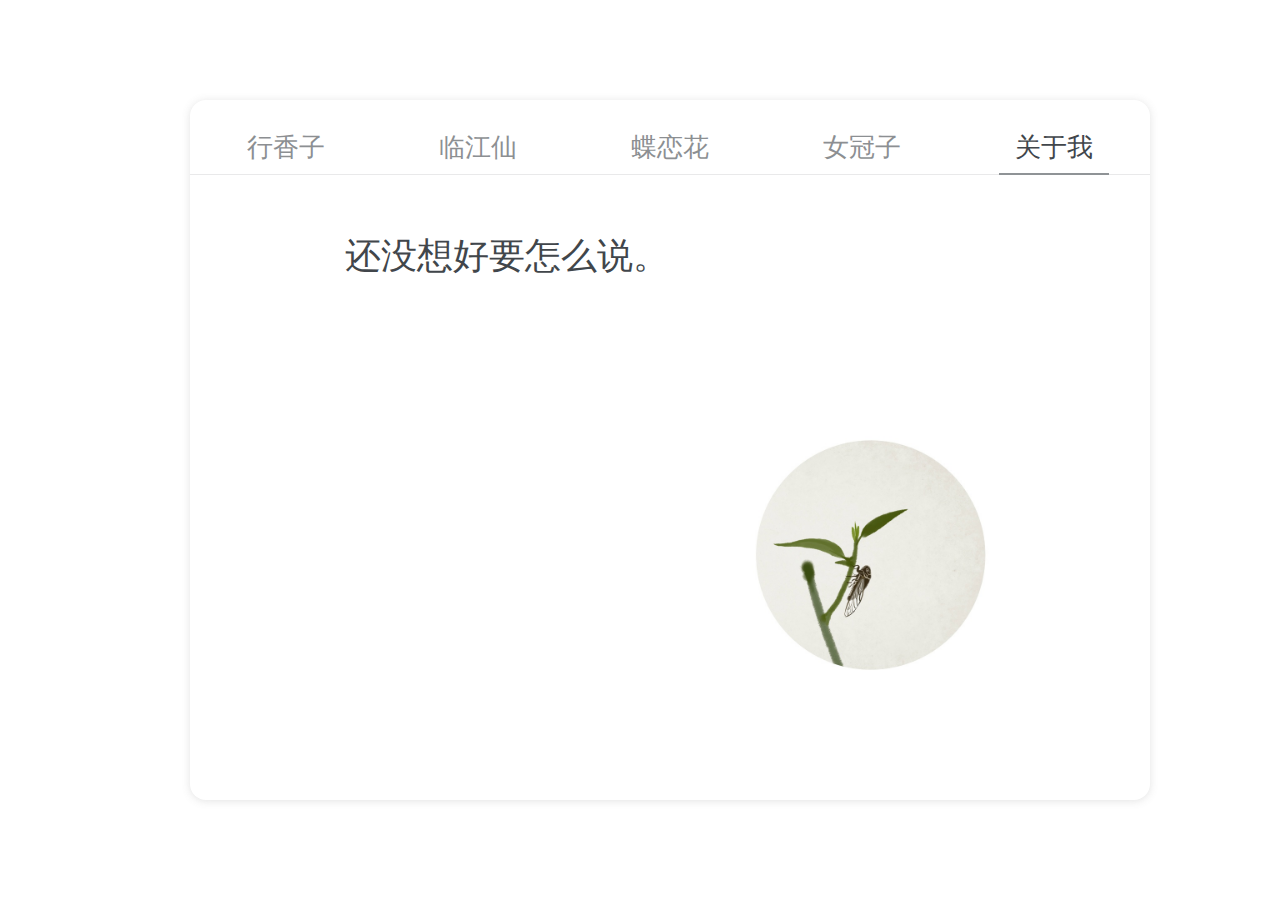
<file: index.html>
<!DOCTYPE html>
<html>
  <head>
    <meta charset="utf-8">
    <meta http-equiv="X-UA-Compatible" content="IE=edge">
    <meta name="viewport" content="width=device-width, initial-scale=1.0">
    <title>关于我</title>
    <link rel="stylesheet" type="text/css" href="css/style.css"/>
  </head>
  <body class="about">
    <div id="wrapper">
      <div id="navigation">
        <span class="nav-tab"><a href="xxz.html">行香子</a></span>
        <span class="nav-tab"><a href="ljx.html">临江仙</a></span>
        <span class="nav-tab"><a href="dlh.html">蝶恋花</a></span>
        <span class="nav-tab"><a href="ngz.html">女冠子</a></span>
        <span class="nav-tab active"><a href="index.html">关于我</a></span>
      </div>
      <div id="container">
        <div class="poems">
          <div class="content">
            还没想好要怎么说。<br />
          </div>
        </div>
        <img class="pic" src="img/pic-about.jpg" />
      </div>
    </div>
  </body>
</html>
</file>
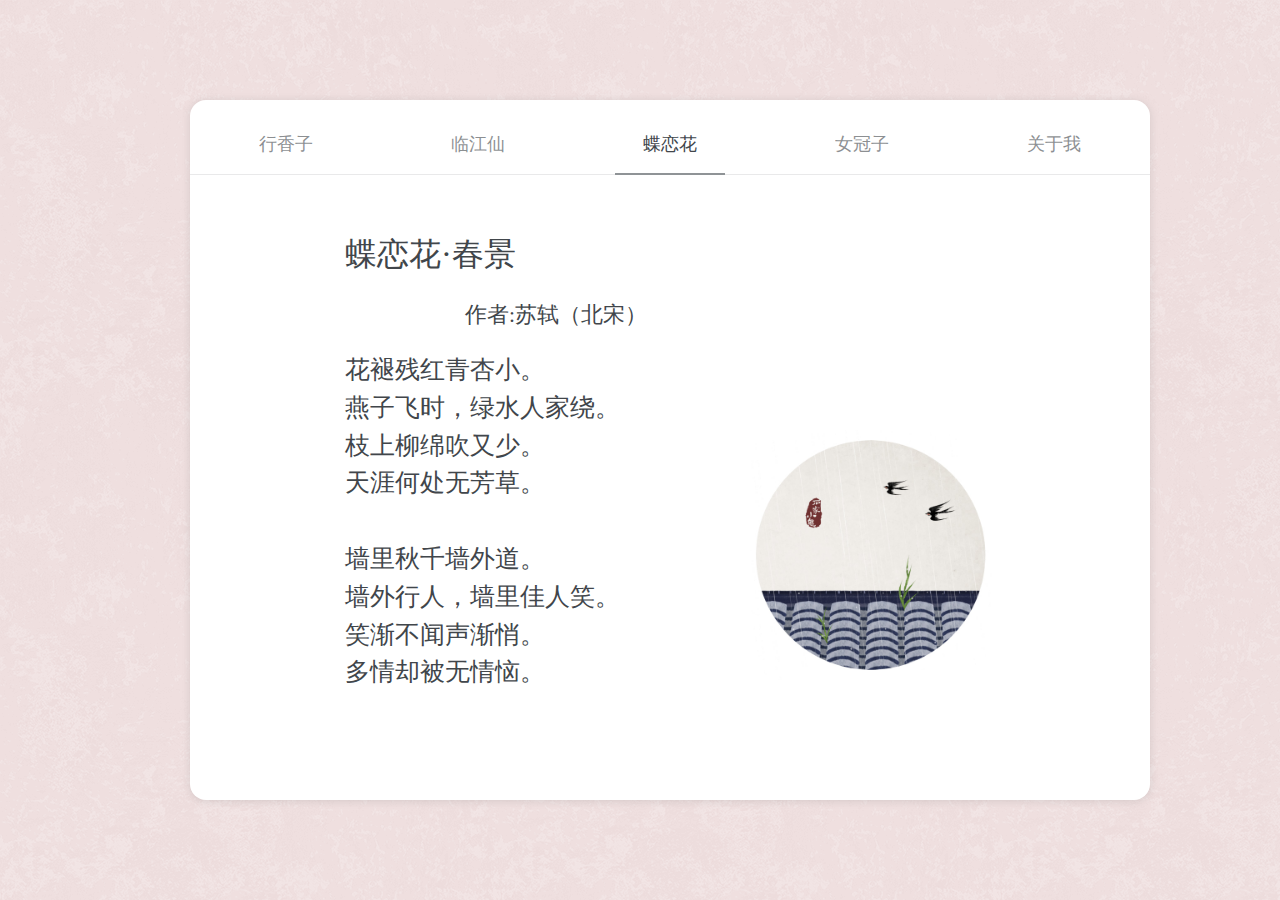
<file: dlh.html>
<!DOCTYPE html>
<html>
  <head>
    <meta charset="utf-8">
    <meta http-equiv="X-UA-Compatible" content="IE=edge">
    <meta name="viewport" content="width=device-width, initial-scale=1.0">
    <title>蝶恋花</title>
    <link rel="stylesheet" type="text/css" href="css/style.css"/>
  </head>
  <body class="dlh">
    <div id="wrapper">
      <div id="navigation">
        <span class="nav-tab"><a href="xxz.html">行香子</a></span>
        <span class="nav-tab"><a href="ljx.html">临江仙</a></span>
        <span class="nav-tab active"><a href="dlh.html">蝶恋花</a></span>
        <span class="nav-tab"><a href="ngz.html">女冠子</a></span>
        <span class="nav-tab"><a href="index.html">关于我</a></span>
      </div>
      <div id="container">
        <div class="poems">
          <div class="title">
            蝶恋花·春景
          </div>
          <div class="author">
            作者:苏轼（北宋）
          </div>
          <div class="content">
            花褪残红青杏小。<br />
            燕子飞时，绿水人家绕。<br />
            枝上柳绵吹又少。<br />
            天涯何处无芳草。<br />
            <br />
            墙里秋千墙外道。<br />
            墙外行人，墙里佳人笑。<br />
            笑渐不闻声渐悄。<br />
            多情却被无情恼。
          </div>
        </div>
        <img class="pic" src="img/pic-dlh.jpg" />
      </div>
    </div>
  </body>
</html>
</file>
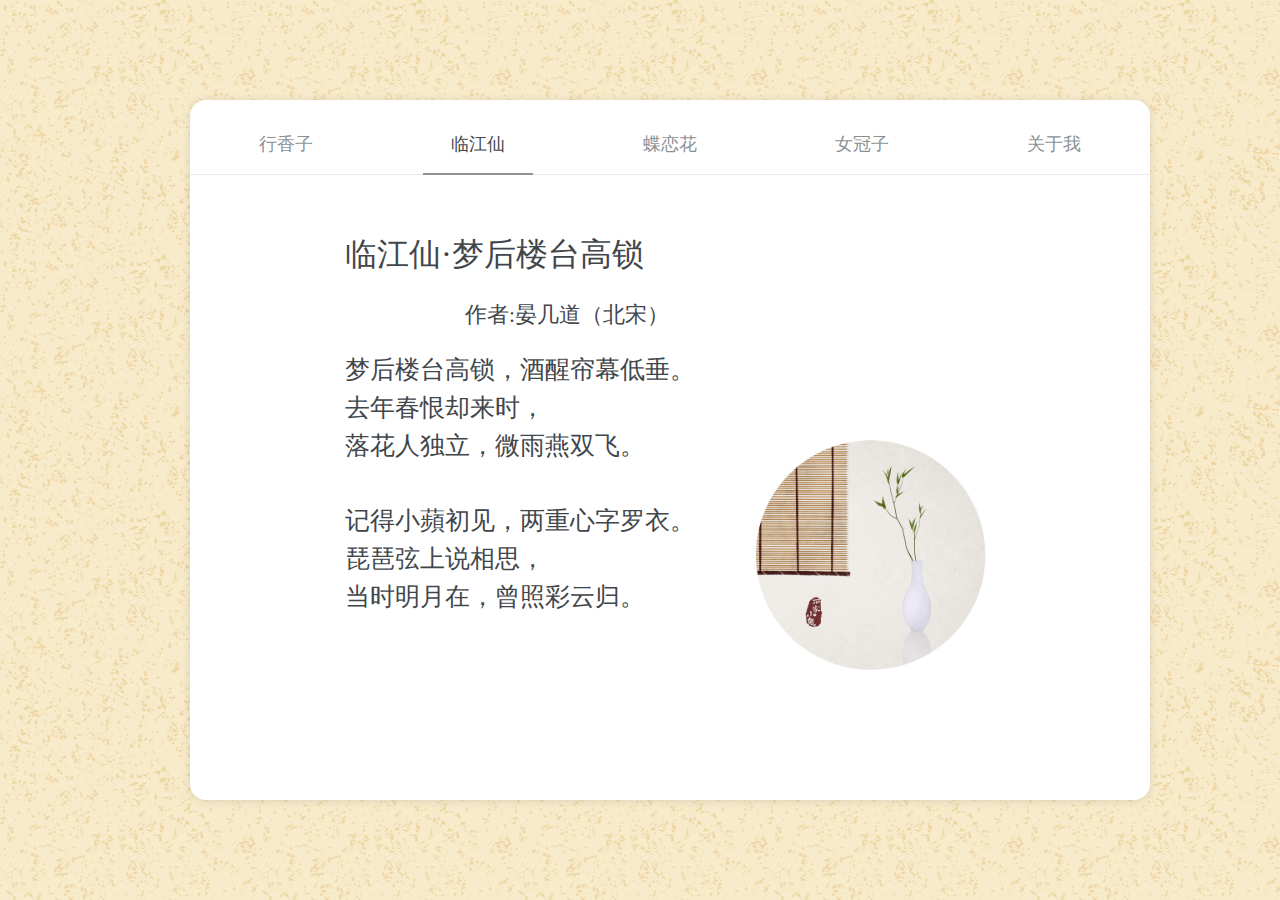
<file: ljx.html>
<!DOCTYPE html>
<html>
  <head>
    <meta charset="utf-8">
    <meta http-equiv="X-UA-Compatible" content="IE=edge">
    <meta name="viewport" content="width=device-width, initial-scale=1.0">
    <title>临江仙</title>
    <link rel="stylesheet" type="text/css" href="css/style.css"/>
  </head>
  <body class="ljx">
    <div id="wrapper">
      <div id="navigation">
        <span class="nav-tab"><a href="xxz.html">行香子</a></span>
        <span class="nav-tab active"><a href="ljx.html">临江仙</a></span>
        <span class="nav-tab"><a href="dlh.html">蝶恋花</a></span>
        <span class="nav-tab"><a href="ngz.html">女冠子</a></span>
        <span class="nav-tab"><a href="index.html">关于我</a></span>
      </div>
      <div id="container">
        <div class="poems">
          <div class="title">
            临江仙·梦后楼台高锁
          </div>
          <div class="author">
            作者:晏几道（北宋）
          </div>
          <div class="content">
            梦后楼台高锁，酒醒帘幕低垂。<br />
            去年春恨却来时，<br />
            落花人独立，微雨燕双飞。<br />
            <br />
            记得小蘋初见，两重心字罗衣。<br />
            琵琶弦上说相思，<br />
            当时明月在，曾照彩云归。
          </div>
        </div>
        <img class="pic" src="img/pic-ljx.jpg" />
      </div>
    </div>
  </body>
</html>
</file>
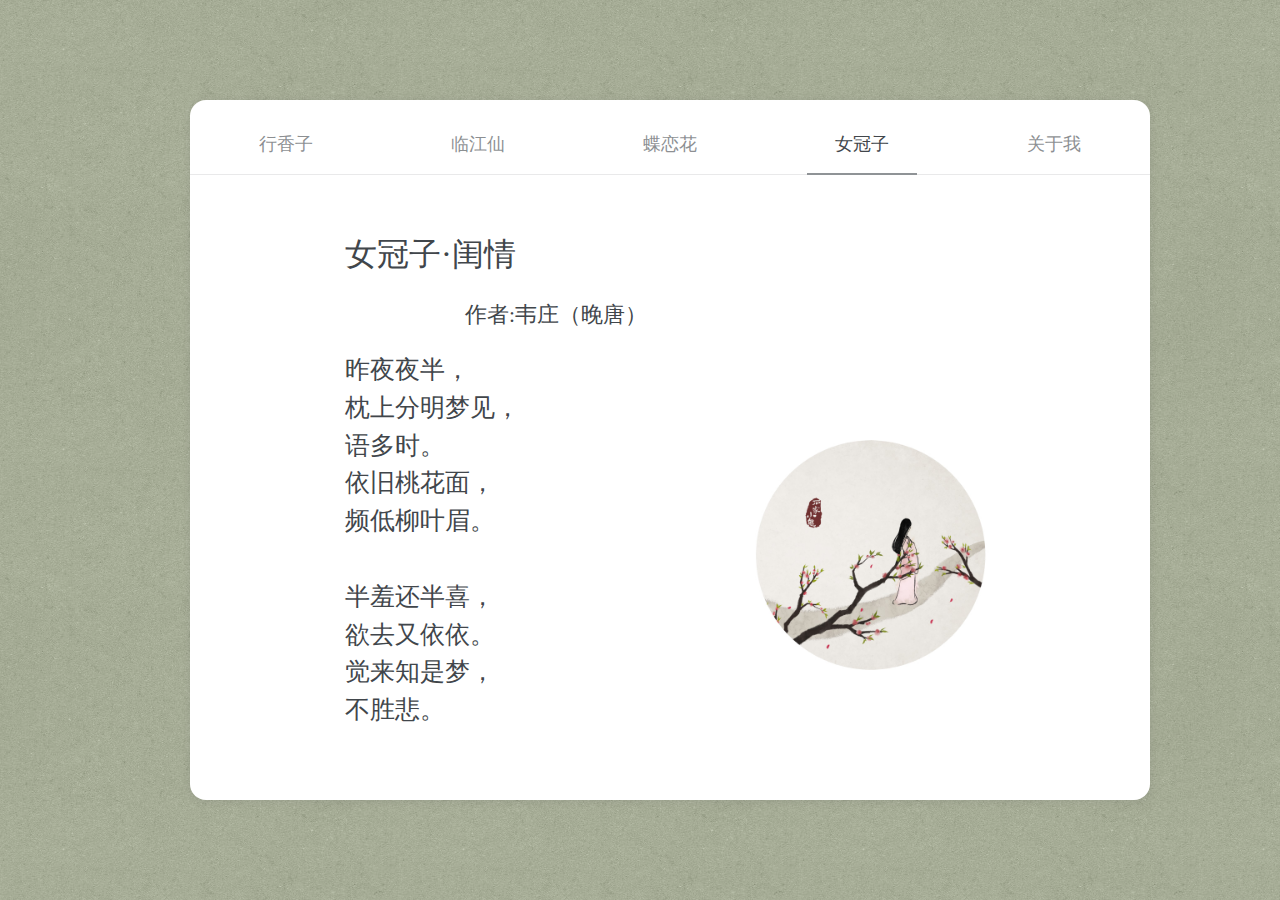
<file: ngz.html>
<!DOCTYPE html>
<html>
  <head>
    <meta charset="utf-8">
    <meta http-equiv="X-UA-Compatible" content="IE=edge">
    <meta name="viewport" content="width=device-width, initial-scale=1.0">
    <title>女冠子</title>
    <link rel="stylesheet" type="text/css" href="css/style.css"/>
  </head>
  <body class="ngz">
    <div id="wrapper">
      <div id="navigation">
        <span class="nav-tab"><a href="xxz.html">行香子</a></span>
        <span class="nav-tab"><a href="ljx.html">临江仙</a></span>
        <span class="nav-tab"><a href="dlh.html">蝶恋花</a></span>
        <span class="nav-tab active"><a href="ngz.html">女冠子</a></span>
        <span class="nav-tab"><a href="index.html">关于我</a></span>
      </div>
      <div id="container">
        <div class="poems">
          <div class="title">
            女冠子·闺情
          </div>
          <div class="author">
            作者:韦庄（晚唐）
          </div>
          <div class="content">
            昨夜夜半，<br />
            枕上分明梦见，<br />
            语多时。<br />
            依旧桃花面，<br />
            频低柳叶眉。<br />
            <br />
            半羞还半喜，<br />
            欲去又依依。<br />
            觉来知是梦，<br />
            不胜悲。
          </div>
        </div>
        <img class="pic" src="img/pic-ngz.jpg" />
      </div>
    </div>
  </body>
</html>
</file>
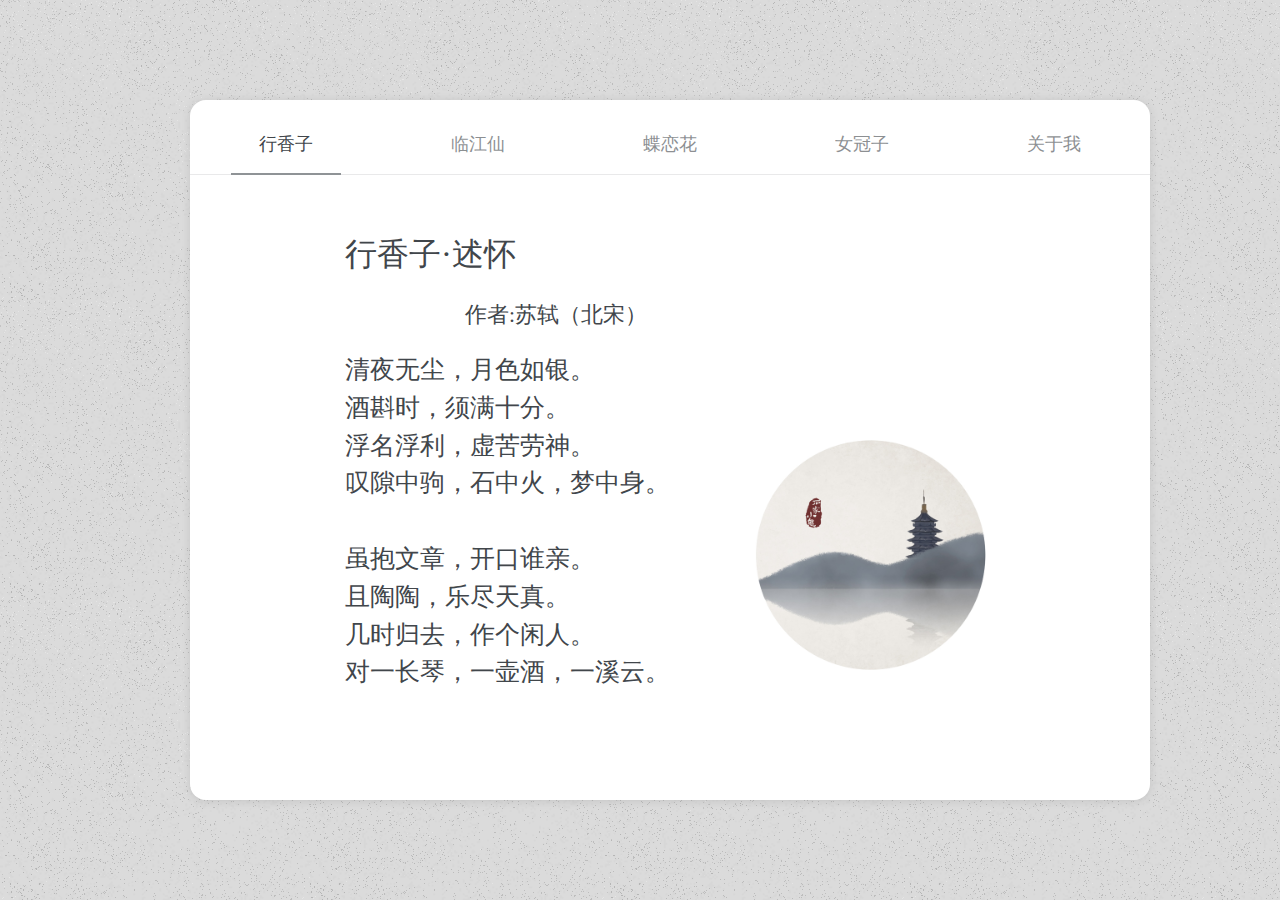
<file: xxz.html>
<!DOCTYPE html>
<html>
  <head>
    <meta charset="utf-8">
    <meta http-equiv="X-UA-Compatible" content="IE=edge">
    <meta name="viewport" content="width=device-width, initial-scale=1.0">
    <title>行香子</title>
    <link rel="stylesheet" type="text/css" href="css/style.css"/>
  </head>
  <body class="xxz">
    <div id="wrapper">
      <div id="navigation">
        <span class="nav-tab active"><a href="xxz.html">行香子</a></span>
        <span class="nav-tab"><a href="ljx.html">临江仙</a></span>
        <span class="nav-tab"><a href="dlh.html">蝶恋花</a></span>
        <span class="nav-tab"><a href="ngz.html">女冠子</a></span>
        <span class="nav-tab"><a href="index.html">关于我</a></span>
      </div>
      <div id="container">
        <div class="poems">
          <div class="title">
            行香子·述怀
          </div>
          <div class="author">
            作者:苏轼（北宋）
          </div>
          <div class="content">
            清夜无尘，月色如银。<br />
            酒斟时，须满十分。<br />
            浮名浮利，虚苦劳神。<br />
            叹隙中驹，石中火，梦中身。<br />
            <br />
            虽抱文章，开口谁亲。<br />
            且陶陶，乐尽天真。<br />
            几时归去，作个闲人。<br />
            对一长琴，一壶酒，一溪云。
          </div>
        </div>
        <img class="pic" src="img/pic-xxz.jpg" />
      </div>
    </div>
  </body>
</html>
</file>
<file: css/style.css>
body {
  font-family: "Helvetica Neue",Helvetica,"PingFang SC","Hiragino Sans GB","Microsoft YaHei","微软雅黑",Arial,sans-serif;
  font-size: 18px;
  color: #41464b;
}

a {
  text-decoration: none;
  color: #41464b;
}

body.index {
  background: url("../img/bg-about.png");
}

body.xxz {
  background: url("../img/bg-xxz.png");
}

body.ljx {
  background: url("../img/bg-ljx.png");
}

body.dlh {
  background: url("../img/bg-dlh.png");
}

body.ngz {
  background: url("../img/bg-ngz.png");
}

::selection {
    background:#8f9396;
    color:#fff;
}

::-moz-selection {
    background:#8f9396;
    color:#fff;
}

::-webkit-selection {
    background:#8f9396;
    color:#fff;
}

@-webkit-keyframes fadeIn {
  0% {opacity: 0;}
  100% {opacity: 1;}
}

#wrapper {
  height: 700px;
  width: 960px;
  margin: auto;
  position: absolute;
  top: 0;
  bottom: 0;
  left: 50%;
  margin-left: -450px;
  background: #fff;
  border-radius: 16px;
  box-shadow: 0 1px 8px rgba(100,100,100,0.18);
  -webkit-animation-name: fadeIn;
  -webkit-animation-duration: 2s;
  -webkit-animation-iteration-count: 1;
}

#navigation {
  height: 39px;
  margin: 35px 0 55px;
  border-bottom: 1px solid #e9e9ea;
}

.nav-tab {
  display: inline-block;
  margin: 0 41px;
  float: left;
  color: #41464b;
  opacity: .6;
  line-height: 1;
  height: 38px;
  border-bottom: 2px solid transparent;
  width: 110px;
  text-align: center;
  cursor: pointer;
  -webkit-transition: all 0.2s ease-in;
  -moz-transition: all 0.2s ease-in;
  transition: all 0.2s ease-in;
}

.nav-tab.active, .nav-tab:hover {
  opacity: 1;
  border-color: #8f9396;
}

#container {
  font-family: "Kaiti SC", "KaiTi", 楷体, 楷体_GB2312, serif;
  line-height: 1.5;
  margin: auto;
  width: 650px;
}

.poems {
  width: 400px;
  float: left;
  display:inline;
}

.about {
  width: 400px;
  float: left;
  display:inline;
  font-size: 1.6em;
}

.pic {
  width: 250px;
  float: right;
  margin-top: 200px;
  -webkit-transition: -webkit-transform 2s ease-out;
  -moz-transition: -moz-transform 2s ease-out;
  -o-transition: -o-transform 2s ease-out;
  -ms-transition: -ms-transform 2s ease-out;
}

.pic:hover {
  -webkit-transform: rotateZ(360deg);
  -moz-transform: rotateZ(360deg);
  -o-transform: rotateZ(360deg);
  -ms-transform: rotateZ(360deg);
  transform: rotateZ(360deg);
}

.title {
  font-size: 1.8em;
}

.author {
  font-size: 1.2em;
  margin: 20px 0 20px 120px;
}

.content {
  font-size: 1.4em;
}
</file>
